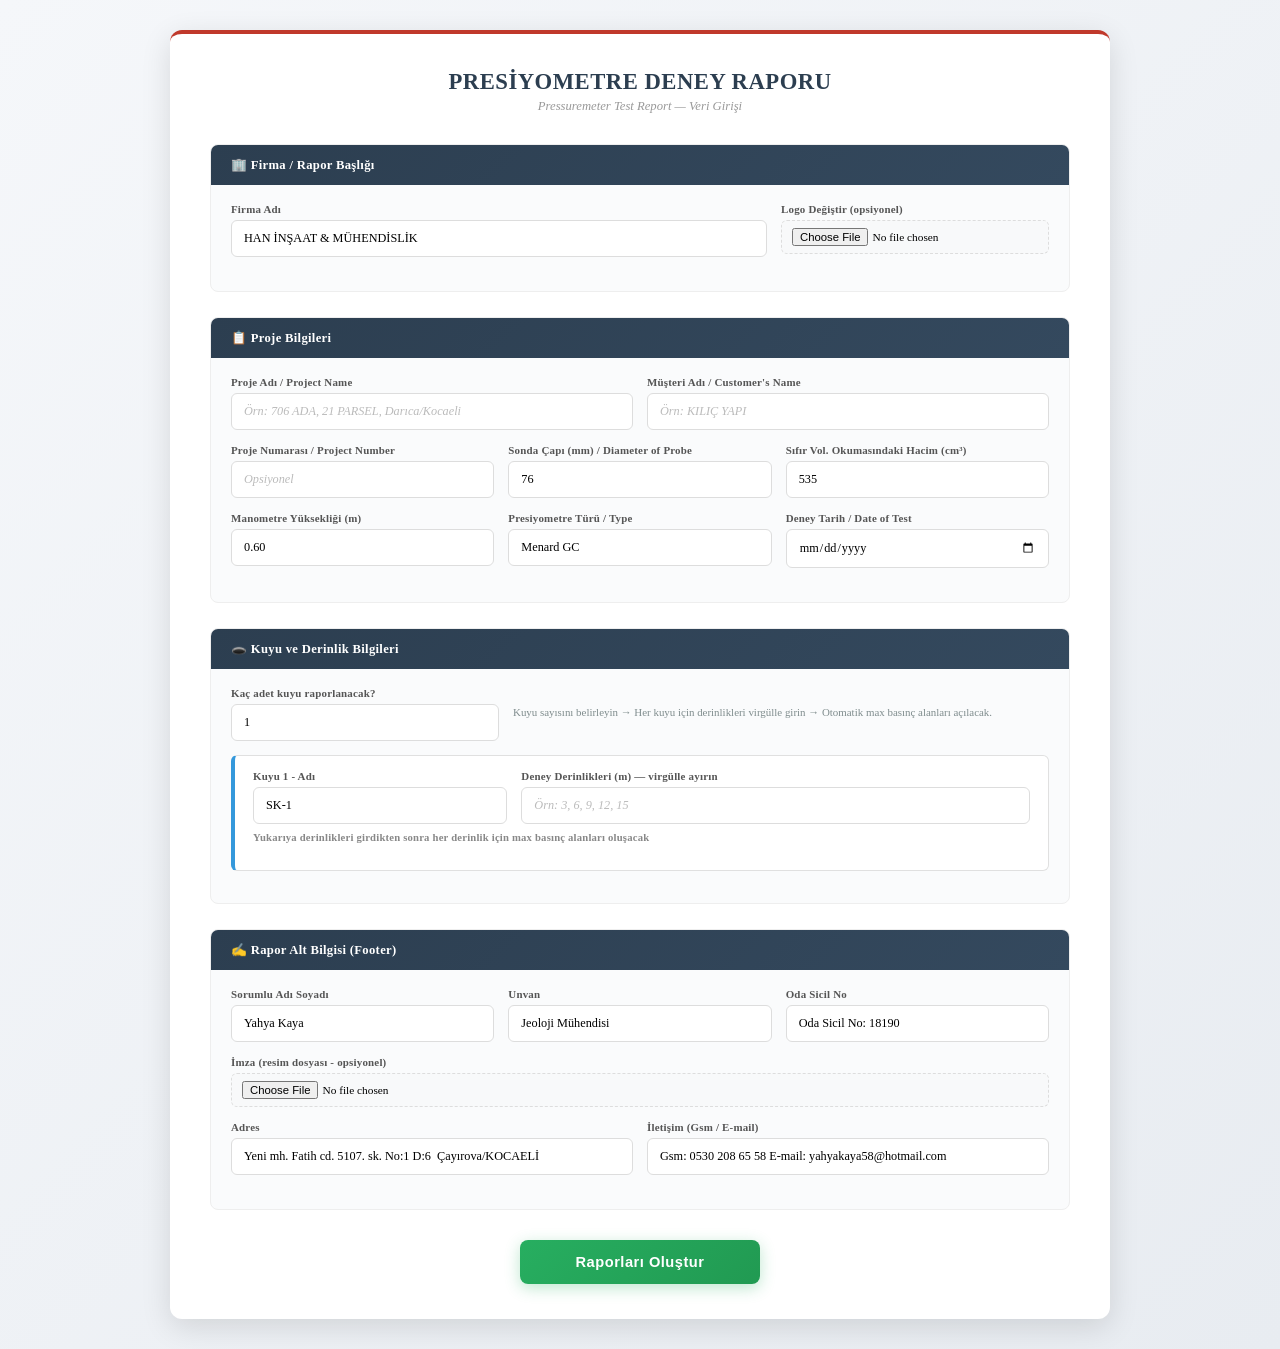
<file: templates/index.html>
<!DOCTYPE html>
<html lang="tr">
<head>
    <meta charset="UTF-8">
    <meta name="viewport" content="width=device-width, initial-scale=1.0">
    <title>Presiyometre Deney Raporu - Veri Girişi</title>
    <link rel="stylesheet" href="/static/style.css">
</head>
<body>
    <div class="form-container">
        <h1>PRESİYOMETRE DENEY RAPORU</h1>
        <h2>Pressuremeter Test Report — Veri Girişi</h2>

        <form action="/rapor" method="POST" id="mainForm" enctype="multipart/form-data">
            <!-- FİRMA / BAŞLIK BİLGİLERİ -->
            <div class="form-section">
                <h3>🏢 Firma / Rapor Başlığı</h3>

                <div class="form-row">
                    <div class="form-group wide">
                        <label>Firma Adı</label>
                        <input type="text" name="firma_adi" value="HAN İNŞAAT & MÜHENDİSLİK">
                    </div>
                    <div class="form-group">
                        <label>Logo Değiştir (opsiyonel)</label>
                        <input type="file" name="logo_dosya" accept="image/*">
                    </div>
                </div>
            </div>

            <!-- GENEL BİLGİLER -->
            <div class="form-section">
                <h3>📋 Proje Bilgileri</h3>

                <div class="form-row">
                    <div class="form-group wide">
                        <label>Proje Adı / Project Name</label>
                        <input type="text" name="proje_adi" placeholder="Örn: 706 ADA, 21 PARSEL, Darıca/Kocaeli" required>
                    </div>
                    <div class="form-group wide">
                        <label>Müşteri Adı / Customer's Name</label>
                        <input type="text" name="musteri_adi" placeholder="Örn: KILIÇ YAPI" required>
                    </div>
                </div>

                <div class="form-row">
                    <div class="form-group">
                        <label>Proje Numarası / Project Number</label>
                        <input type="text" name="proje_numarasi" placeholder="Opsiyonel">
                    </div>
                    <div class="form-group">
                        <label>Sonda Çapı (mm) / Diameter of Probe</label>
                        <input type="number" name="sonda_capi" value="76" required>
                    </div>
                    <div class="form-group">
                        <label>Sıfır Vol. Okumasındaki Hacim (cm³)</label>
                        <input type="number" name="sifir_vol_hacim" value="535" required>
                    </div>
                </div>

                <div class="form-row">
                    <div class="form-group">
                        <label>Manometre Yüksekliği (m)</label>
                        <input type="number" name="manometre_yuksekligi" value="0.60" step="0.01" required>
                    </div>
                    <div class="form-group">
                        <label>Presiyometre Türü / Type</label>
                        <input type="text" name="presiyometre_turu" value="Menard GC" required>
                    </div>
                    <div class="form-group">
                        <label>Deney Tarih / Date of Test</label>
                        <input type="date" name="deney_tarih">
                    </div>
                </div>
            </div>

            <!-- KUYU ve DERİNLİK BİLGİLERİ -->
            <div class="form-section">
                <h3>🕳️ Kuyu ve Derinlik Bilgileri</h3>

                <div class="form-row">
                    <div class="form-group">
                        <label>Kaç adet kuyu raporlanacak?</label>
                        <input type="number" id="kuyuSayisi" min="1" max="10" value="1" 
                               onchange="generateKuyuFields()" oninput="generateKuyuFields()">
                    </div>
                    <div class="form-group wide">
                        <p style="font-size:0.82em; color:#7f8c8d; margin-top:18px; line-height:1.4;">
                            Kuyu sayısını belirleyin → Her kuyu için derinlikleri virgülle girin → Otomatik max basınç alanları açılacak.
                        </p>
                    </div>
                </div>

                <div id="kuyuContainer"></div>

                <!-- Toplam rapor sayısı -->
                <div id="raporOzet" class="rapor-ozet" style="display:none;">
                    <strong>Toplam oluşturulacak rapor sayısı: <span id="toplamRapor">0</span></strong>
                </div>
            </div>

            <!-- FOOTER / İMZA BİLGİLERİ -->
            <div class="form-section">
                <h3>✍️ Rapor Alt Bilgisi (Footer)</h3>

                <div class="form-row">
                    <div class="form-group">
                        <label>Sorumlu Adı Soyadı</label>
                        <input type="text" name="sorumlu_adi" value="Yahya Kaya">
                    </div>
                    <div class="form-group">
                        <label>Unvan</label>
                        <input type="text" name="sorumlu_unvan" value="Jeoloji Mühendisi">
                    </div>
                    <div class="form-group">
                        <label>Oda Sicil No</label>
                        <input type="text" name="sicil_no" value="Oda Sicil No: 18190">
                    </div>
                </div>

                <div class="form-row">
                    <div class="form-group">
                        <label>İmza (resim dosyası - opsiyonel)</label>
                        <input type="file" name="imza_dosya" accept="image/*">
                    </div>
                </div>

                <div class="form-row">
                    <div class="form-group wide">
                        <label>Adres</label>
                        <input type="text" name="adres" value="Yeni mh. Fatih cd. 5107. sk. No:1 D:6  Çayırova/KOCAELİ">
                    </div>
                    <div class="form-group wide">
                        <label>İletişim (Gsm / E-mail)</label>
                        <input type="text" name="iletisim" value="Gsm: 0530 208 65 58 E-mail: yahyakaya58@hotmail.com">
                    </div>
                </div>
            </div>

            <button type="submit" class="btn-generate">Raporları Oluştur</button>
        </form>
    </div>

    <script>
        function generateKuyuFields() {
            const sayi = parseInt(document.getElementById('kuyuSayisi').value) || 1;
            const container = document.getElementById('kuyuContainer');
            container.innerHTML = '';

            for (let i = 1; i <= sayi; i++) {
                const div = document.createElement('div');
                div.className = 'kuyu-block';
                div.innerHTML = `
                    <div class="kuyu-header">
                        <div class="form-row">
                            <div class="form-group">
                                <label>Kuyu ${i} - Adı</label>
                                <input type="text" name="kuyu_${i}_adi" value="SK-${i}" required>
                            </div>
                            <div class="form-group wide">
                                <label>Deney Derinlikleri (m) — virgülle ayırın</label>
                                <input type="text" name="kuyu_${i}_derinlikler" 
                                       placeholder="Örn: 3, 6, 9, 12, 15" required
                                       oninput="generateBasincFields(${i}); updateRaporSayisi();"
                                       id="derinlik_${i}">
                            </div>
                        </div>
                        <div class="form-row" id="basinc_container_${i}">
                            <div class="form-group wide">
                                <label style="color:#888; font-size:0.8em;">Yukarıya derinlikleri girdikten sonra her derinlik için max basınç alanları oluşacak</label>
                            </div>
                        </div>
                    </div>
                `;
                container.appendChild(div);
            }

            // Hidden input for kuyu sayısı
            let hiddenInput = document.getElementById('kuyuSayisiHidden');
            if (!hiddenInput) {
                hiddenInput = document.createElement('input');
                hiddenInput.type = 'hidden';
                hiddenInput.id = 'kuyuSayisiHidden';
                hiddenInput.name = 'kuyu_sayisi';
                container.appendChild(hiddenInput);
            }
            hiddenInput.value = sayi;

            updateRaporSayisi();
        }

        function generateBasincFields(kuyuIdx) {
            const derinlikInput = document.getElementById(`derinlik_${kuyuIdx}`);
            const container = document.getElementById(`basinc_container_${kuyuIdx}`);
            const derinlikler = derinlikInput.value.split(',').filter(d => d.trim() !== '');
            
            if (derinlikler.length === 0) {
                container.innerHTML = `<div class="form-group wide">
                    <label style="color:#888; font-size:0.8em;">Yukarıya derinlikleri girdikten sonra her derinlik için max basınç alanları oluşacak</label>
                </div>`;
                return;
            }

            let html = '<label style="font-size:0.85em; font-weight:600; color:#555; margin-bottom:5px; display:block;">Her derinlik için Max Deney Basıncı (bar):</label><div class="form-row" style="flex-wrap:wrap; gap:8px;">';
            
            derinlikler.forEach((d, idx) => {
                const depth = d.trim();
                html += `
                    <div class="form-group" style="min-width:100px; flex:0 0 auto;">
                        <label style="font-size:0.75em; text-align:center;">${depth} m</label>
                        <input type="number" name="kuyu_${kuyuIdx}_basinc_${idx}" 
                               value="20" min="5" max="60" style="width:80px; text-align:center;" required>
                    </div>`;
            });
            
            html += '</div>';
            container.innerHTML = html;
        }

        function updateRaporSayisi() {
            const sayi = parseInt(document.getElementById('kuyuSayisi').value) || 1;
            let toplam = 0;

            for (let i = 1; i <= sayi; i++) {
                const input = document.querySelector(`[name="kuyu_${i}_derinlikler"]`);
                if (input && input.value.trim()) {
                    const derinlikler = input.value.split(',').filter(d => d.trim() !== '');
                    toplam += derinlikler.length;
                }
            }

            const ozetDiv = document.getElementById('raporOzet');
            const toplamSpan = document.getElementById('toplamRapor');
            if (toplam > 0) {
                ozetDiv.style.display = 'block';
                toplamSpan.textContent = toplam;
            } else {
                ozetDiv.style.display = 'none';
            }
        }

        // Sayfa yüklendiğinde ilk kuyu alanını oluştur
        generateKuyuFields();
    </script>
</body>
</html>
</file>
<file: static/style.css>
/* ===== GENEL SAYFA AYARLARI ===== */
@page {
    size: A4;
    margin: 5mm 5mm 3mm 5mm;
}

* {
    margin: 0;
    padding: 0;
    box-sizing: border-box;
}

body {
    font-family: 'Times New Roman', Times, serif;
    font-size: 10pt;
    background: linear-gradient(135deg, #f5f7fa 0%, #e8ecf1 100%);
    min-height: 100vh;
}

/* ===== RAPOR SAYFASI ===== */
.rapor-sayfa {
    width: 200mm;
    min-height: 287mm;
    margin: 10mm auto;
    padding: 5mm;
    padding-bottom: 20px;
    background: white;
    box-shadow: 0 2px 10px rgba(0,0,0,0.2);
    position: relative;
}

.sayfa-altbilgi {
    position: absolute;
    bottom: 5px;
    left: 5mm;
    right: 5mm;
    text-align: center;
    font-size: 7.5pt;
    font-weight: bold;
    border-top: 1px solid #000;
    padding-top: 2px;
}

.sayfa-imza {
    position: absolute;
    bottom: 30px;
    right: 15mm;
    text-align: center;
    font-size: 10pt;
    line-height: 1.3;
}

@media print {
    body { background: white; }
    .rapor-sayfa {
        width: 100%;
        margin: 0;
        padding: 5mm;
        box-shadow: none;
        page-break-after: always;
    }
    .no-print { display: none !important; }
}


/* ===== BAŞLIK KISMI ===== */
.header-section {
    display: flex;
    align-items: center;
    border: 1px solid #000;
    margin-bottom: 0;
}

.header-logo {
    width: 80px;
    padding: 5px;
    border-right: 1px solid #000;
    display: flex;
    align-items: center;
    justify-content: center;
}

.header-logo img {
    max-width: 70px;
    max-height: 45px;
}

.header-title {
    flex: 1;
    text-align: center;
    padding: 4px;
}

.header-title .tr-title {
    font-size: 13pt;
    font-weight: bold;
}

.header-title .firma-adi {
    font-size: 11pt;
    font-weight: bold;
    font-style: italic;
    margin-bottom: 1px;
}

.header-title .en-title {
    font-size: 9pt;
    font-style: italic;
    color: #333;
}

/* ===== BİLGİ TABLOSU ===== */
.info-table {
    width: 100%;
    border-collapse: collapse;
    margin-bottom: 0;
}

.info-table td {
    border: 1px solid #000;
    padding: 0px 2px;
    vertical-align: middle;
    height: 15px;
}

.info-table .label-cell {
    background-color: #FFE4C4;
    font-style: italic;
    width: 15%;
}

.info-table .label-cell .tr-text {
    font-weight: bold;
    font-size: 7.5pt;
    display: block;
}

.info-table .label-cell .en-text {
    font-size: 6.5pt;
    font-style: italic;
    color: #555;
    display: block;
}

.info-table .value-cell {
    text-align: center;
    font-size: 8.5pt;
}

.info-table .value-cell.bold {
    font-weight: bold;
    font-size: 9.5pt;
}

/* ===== VERİ TABLOSU ===== */
.data-table {
    width: 100%;
    border-collapse: collapse;
    margin-bottom: 0;
}

.data-table th,
.data-table td {
    border: 1px solid #000;
    text-align: center;
    vertical-align: middle;
    padding: 2px 3px;
}

.data-table thead th {
    background-color: #FFFFCC;
    font-size: 7pt;
    font-weight: bold;
    font-style: italic;
    height: 32px;
    padding: 1px 2px;
}

.data-table thead th .tr-text {
    font-weight: bold;
    font-size: 8pt;
    display: block;
}

.data-table thead th .en-text {
    font-weight: normal;
    font-size: 7pt;
    font-style: italic;
    color: #555;
    display: block;
}

.data-table thead .unit-row th {
    height: 14px;
    font-size: 7pt;
    font-weight: normal;
    font-style: italic;
}

.data-table tbody td {
    height: 12px;
    font-size: 7.5pt;
    padding: 0px 2px;
}

.data-table tbody td.kademe {
    font-weight: bold;
    background-color: #f9f9f9;
}

/* ===== BELİRLENEN DEĞERLER ===== */
.results-table {
    width: 100%;
    border-collapse: collapse;
    margin-top: 2px;
}

.results-table td {
    border: 1px solid #000;
    padding: 4px 6px;
    text-align: center;
    vertical-align: middle;
    height: 26px;
}

.results-table .result-label {
    background-color: #FFFFCC;
    font-size: 8pt;
    font-weight: bold;
    font-style: italic;
}

.results-table .result-value {
    font-size: 11pt;
    font-weight: bold;
}

.results-table .section-title {
    text-align: left;
    font-size: 9pt;
    font-weight: bold;
    font-style: italic;
}

/* ===== GRAFİK ALANI ===== */
.chart-section {
    margin-top: 3px;
    border: 1px solid #ccc;
    padding: 3px;
}

.chart-section .chart-title {
    text-align: center;
    font-size: 9pt;
    font-weight: bold;
    font-style: italic;
    margin-bottom: 5px;
}

.chart-container {
    width: 100%;
    height: 250px;
    display: flex;
    align-items: center;
    justify-content: center;
    color: #999;
    font-style: italic;
}

/* ===== ALT HESAPLAMA ===== */
.bottom-calc-table {
    width: 100%;
    border-collapse: collapse;
    margin-top: 2px;
}

.bottom-calc-table td {
    border: 1px solid #000;
    padding: 2px 4px;
    text-align: center;
    vertical-align: middle;
    height: 18px;
    font-size: 7.5pt;
}

.bottom-calc-table .calc-label {
    background-color: #FFFFCC;
    font-weight: bold;
    font-style: italic;
}

.bottom-calc-table .calc-value {
    font-size: 9pt;
    font-weight: bold;
}

/* ===== ALT NOTLAR ===== */
.footer-notes {
    margin-top: 3px;
    font-size: 6.5pt;
    font-style: italic;
    color: #333;
    line-height: 1.2;
    border-top: 1px solid #000;
    padding-top: 2px;
}

/* ===== FOOTER TABLOSU ===== */
.footer-table {
    width: 100%;
    border-collapse: collapse;
    margin-top: 3px;
}

.footer-table td {
    border: none;
    padding: 2px 5px;
    vertical-align: middle;
}

.footer-table .footer-empty {
    width: 25%;
}

.footer-table .footer-signature {
    text-align: center;
    font-size: 10pt;
    line-height: 1.3;
}

.footer-table .footer-address {
    text-align: center;
    font-size: 8pt;
    font-weight: bold;
    line-height: 1.3;
}

/* ===== GİRİŞ FORMU ===== */
.form-container {
    max-width: 940px;
    margin: 30px auto;
    background: white;
    padding: 35px 40px;
    border-radius: 12px;
    box-shadow: 0 8px 30px rgba(0,0,0,0.12);
    border-top: 4px solid #c0392b;
}

.form-container h1 {
    text-align: center;
    color: #2c3e50;
    margin-bottom: 4px;
    font-size: 1.7em;
    letter-spacing: 0.5px;
}

.form-container h2 {
    text-align: center;
    color: #999;
    font-weight: normal;
    font-style: italic;
    margin-bottom: 30px;
    font-size: 0.95em;
}

.form-section {
    margin-bottom: 25px;
    padding: 20px;
    background: #fafbfc;
    border-radius: 8px;
    border: 1px solid #eee;
}

.form-section h3 {
    color: #2c3e50;
    margin: -20px -20px 18px -20px;
    padding: 12px 20px;
    background: linear-gradient(135deg, #2c3e50, #34495e);
    color: white;
    border-radius: 7px 7px 0 0;
    font-size: 0.95em;
    letter-spacing: 0.3px;
}

.form-row {
    display: flex;
    gap: 14px;
    margin-bottom: 14px;
    flex-wrap: wrap;
}

.form-group {
    flex: 1;
    min-width: 180px;
}

.form-group.wide {
    flex: 2;
    min-width: 280px;
}

.form-group label {
    display: block;
    margin-bottom: 5px;
    font-size: 0.82em;
    color: #555;
    font-weight: 600;
    letter-spacing: 0.2px;
}

.form-group input,
.form-group select {
    width: 100%;
    padding: 10px 12px;
    border: 1.5px solid #ddd;
    border-radius: 6px;
    font-size: 0.92em;
    font-family: 'Segoe UI', 'Times New Roman', serif;
    transition: border-color 0.3s, box-shadow 0.3s;
    background: white;
}

.form-group input:focus,
.form-group select:focus {
    outline: none;
    border-color: #3498db;
    box-shadow: 0 0 0 3px rgba(52, 152, 219, 0.1);
}

.form-group input[type="file"] {
    padding: 7px 10px;
    font-size: 0.85em;
    border-style: dashed;
    background: #f8f9fa;
    cursor: pointer;
}

.form-group input::placeholder {
    color: #bbb;
    font-style: italic;
}

.btn-generate {
    display: block;
    margin: 30px auto 0;
    background: linear-gradient(135deg, #27ae60, #219a52);
    color: white;
    border: none;
    padding: 14px 55px;
    font-size: 1.1em;
    font-weight: bold;
    border-radius: 8px;
    cursor: pointer;
    transition: transform 0.2s, box-shadow 0.2s;
    box-shadow: 0 4px 15px rgba(39, 174, 96, 0.3);
    letter-spacing: 0.5px;
}

.btn-generate:hover {
    transform: translateY(-2px);
    box-shadow: 0 6px 20px rgba(39, 174, 96, 0.4);
}

.btn-generate:active {
    transform: translateY(0);
}

.btn-print {
    display: inline-block;
    background: linear-gradient(135deg, #2c3e50, #34495e);
    color: white;
    border: none;
    padding: 10px 28px;
    font-size: 0.95em;
    border-radius: 6px;
    cursor: pointer;
    transition: background 0.3s;
}

.btn-print:hover {
    background: linear-gradient(135deg, #1a252f, #2c3e50);
}

/* ===== KUYU BLOKLARI ===== */
.kuyu-block {
    background: white;
    border: 1.5px solid #e0e0e0;
    border-left: 4px solid #3498db;
    border-radius: 6px;
    padding: 14px 18px;
    margin-bottom: 12px;
    transition: border-color 0.3s, box-shadow 0.3s;
}

.kuyu-block:hover {
    border-left-color: #2980b9;
    box-shadow: 0 2px 8px rgba(52, 152, 219, 0.1);
}

.kuyu-block .form-row {
    margin-bottom: 8px;
}

.rapor-ozet {
    background: linear-gradient(135deg, #d4edda, #c3e6cb);
    border: 1px solid #28a745;
    border-radius: 6px;
    padding: 14px 20px;
    margin-top: 15px;
    text-align: center;
    font-size: 1.05em;
    color: #155724;
    font-weight: 500;
}
</file>
